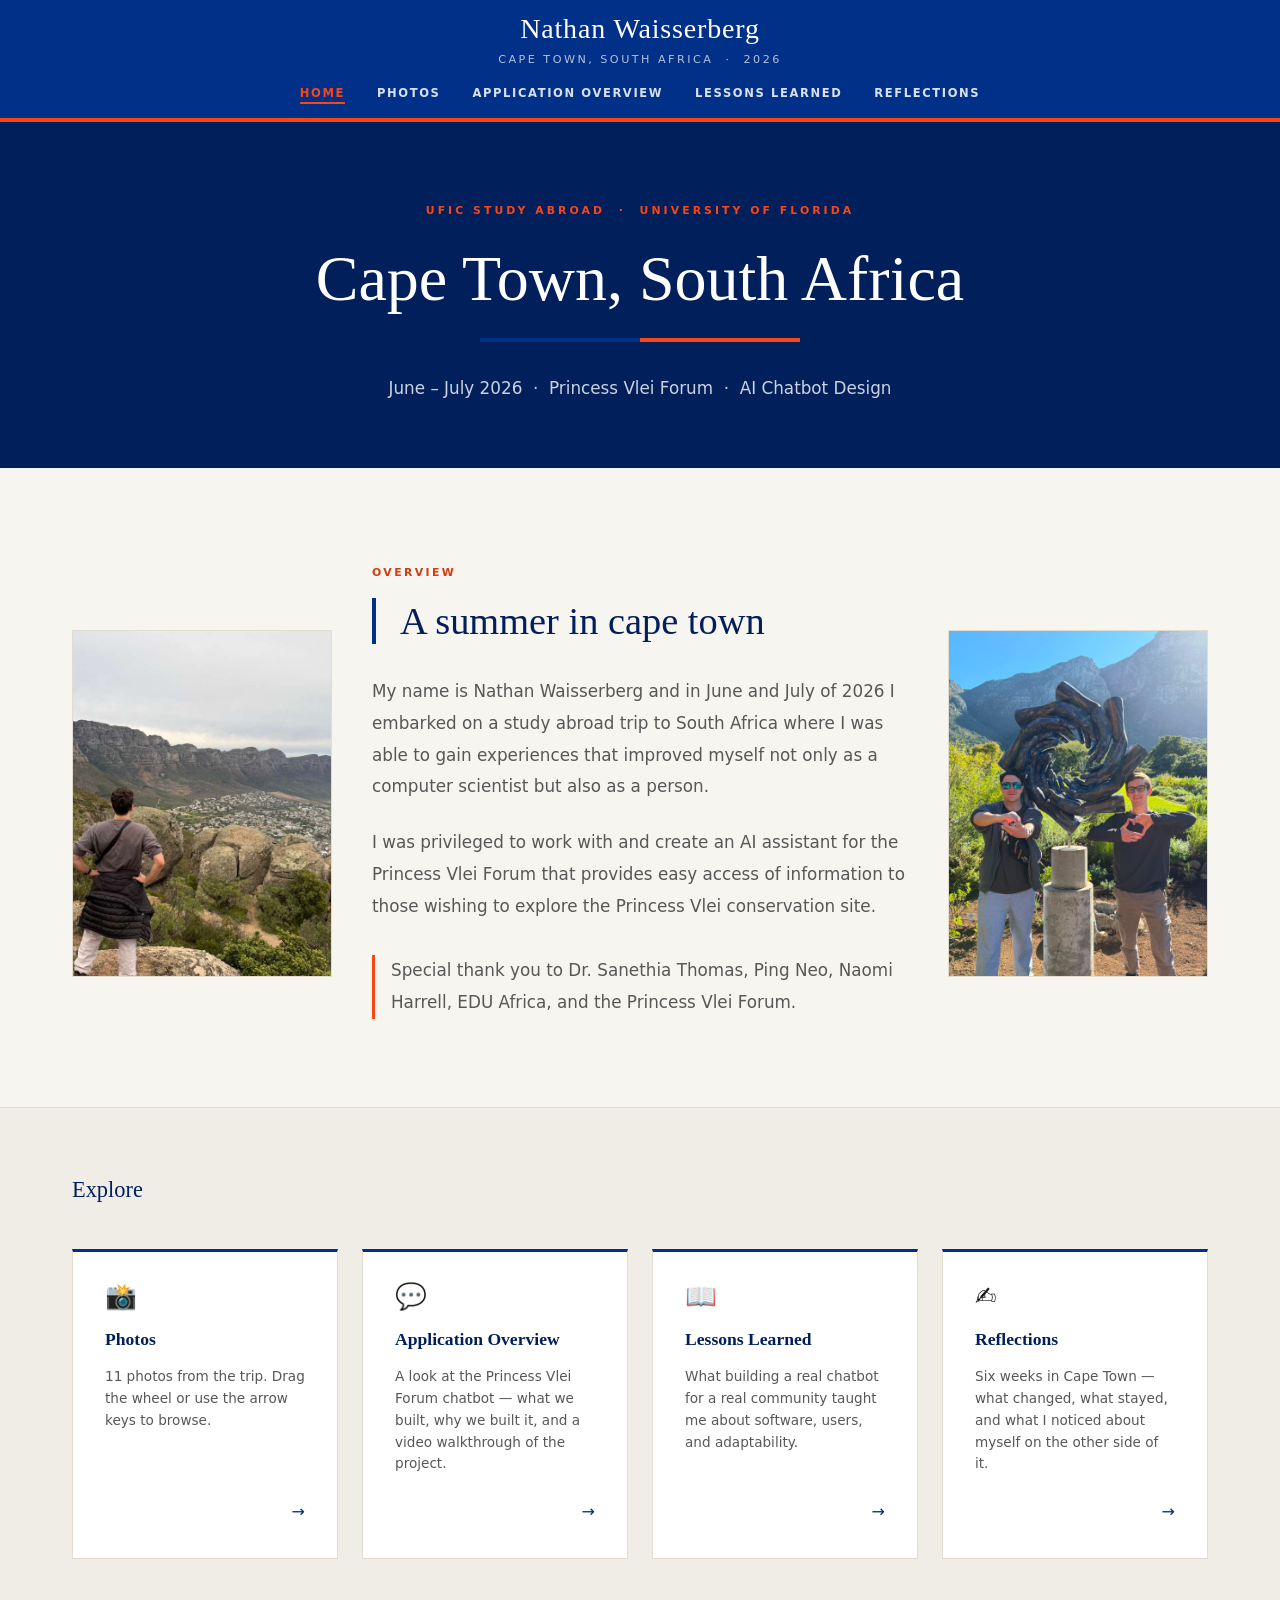
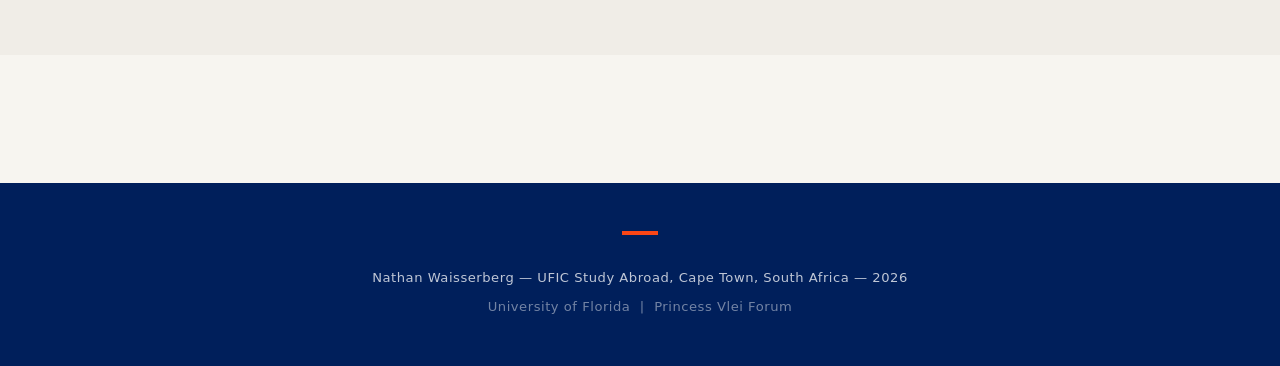
<file: index.html>
<!DOCTYPE html>
<html lang="en">
<head>
  <meta charset="UTF-8" />
  <meta name="viewport" content="width=device-width, initial-scale=1.0" />
  <meta name="description" content="Nathan Waisserberg — UFIC Study Abroad, Cape Town South Africa, 2026. UX/UI and computer science program with the Princess Vlei Forum." />
  <title>Nathan Waisserberg — Cape Town 2026</title>

  <link rel="stylesheet" href="css/main.css" />
  <link rel="stylesheet" href="css/home.css" />
</head>
<body>

  <!-- =====================================================================
       HEADER — centered three-row layout (name / subtitle / nav)
       ===================================================================== -->
  <header class="site-header">
    <div class="header-inner">
      <a href="index.html" class="site-logo">Nathan Waisserberg</a>
      <p class="site-tagline">Cape Town, South Africa &nbsp;·&nbsp; 2026</p>
      <nav aria-label="Main navigation">
        <ul class="site-nav">
          <li><a href="index.html"                class="nav-link">Home</a></li>
          <li><a href="pictures.html"             class="nav-link">Photos</a></li>
          <li><a href="application-overview.html" class="nav-link">Application Overview</a></li>
          <li><a href="lessons-learned.html"      class="nav-link">Lessons Learned</a></li>
          <li><a href="reflections.html"          class="nav-link">Reflections</a></li>
        </ul>
      </nav>
    </div>
  </header>


  <main class="page-content">


    <!-- -------------------------------------------------------------------
         HERO
         ------------------------------------------------------------------- -->
    <section class="hero" aria-label="Introduction">
      <p class="hero-eyebrow">UFIC Study Abroad &nbsp;·&nbsp; University of Florida</p>
      <h1 class="hero-title">Cape Town, South Africa</h1>
      <hr class="hero-rule" aria-hidden="true" />
      <p class="hero-subtitle">
        June &ndash; July 2026 &nbsp;&middot;&nbsp; Princess Vlei Forum &nbsp;&middot;&nbsp; AI Chatbot Design
      </p>
    </section>


    <!-- -------------------------------------------------------------------
         OVERVIEW — Nathan's own words from text.md
         ------------------------------------------------------------------- -->
    <section class="overview-section" aria-labelledby="overview-heading">
      <div class="container">
        <div class="overview-grid">

          <!-- Left photo -->
          <div class="overview-photo-col overview-photo-col--left">
            <figure>
              <div class="photo-frame photo-frame--tall">
                <img src="Photos/Lionhead Aura.jpeg" alt="Lion's Head at golden hour" />
              </div>
            </figure>
          </div>

          <!-- Text column -->
          <div class="overview-text">
            <p class="overview-section-label">Overview</p>
            <h2 id="overview-heading" class="overview-heading">
              A summer in cape town
            </h2>

            <div class="overview-body">
              <p>
                My name is Nathan Waisserberg and in June and July of 2026 I embarked on a
                study abroad trip to South Africa where I was able to gain experiences that
                improved myself not only as a computer scientist but also as a person.
              </p>

              <p>
                I was privileged to work with and create an AI assistant for the
                Princess Vlei Forum that provides easy access of information
                to those wishing to explore the Princess Vlei conservation site.
              </p>

              <p class="overview-thanks">
                Special thank you to Dr. Sanethia Thomas, Ping Neo, Naomi Harrell,
                EDU Africa, and the Princess Vlei Forum.
              </p>
            </div>
          </div>

          <!-- Right photo -->
          <div class="overview-photo-col overview-photo-col--right">
            <figure>
              <div class="photo-frame photo-frame--tall">
                <img src="Photos/Garden.jpeg" alt="Garden visit" />
              </div>
            </figure>
          </div>

        </div>
      </div>
    </section>


    <!-- -------------------------------------------------------------------
         QUICK-NAV CARDS
         ------------------------------------------------------------------- -->
    <section class="nav-cards-section" aria-label="Explore the portfolio">
      <div class="container">
        <h2 class="nav-cards-heading">Explore</h2>
        <div class="nav-cards-grid">

          <a href="pictures.html" class="nav-card">
            <div class="nav-card-icon" aria-hidden="true">📸</div>
            <h3 class="nav-card-title">Photos</h3>
            <p class="nav-card-desc">
              11 photos from the trip. Drag the wheel or use the arrow keys to browse.
            </p>
            <span class="nav-card-arrow" aria-hidden="true">→</span>
          </a>

          <a href="application-overview.html" class="nav-card">
            <div class="nav-card-icon" aria-hidden="true">💬</div>
            <h3 class="nav-card-title">Application Overview</h3>
            <p class="nav-card-desc">
              A look at the Princess Vlei Forum chatbot — what we built,
              why we built it, and a video walkthrough of the project.
            </p>
            <span class="nav-card-arrow" aria-hidden="true">→</span>
          </a>

          <a href="lessons-learned.html" class="nav-card">
            <div class="nav-card-icon" aria-hidden="true">📖</div>
            <h3 class="nav-card-title">Lessons Learned</h3>
            <p class="nav-card-desc">
              What building a real chatbot for a real community taught me about
              software, users, and adaptability.
            </p>
            <span class="nav-card-arrow" aria-hidden="true">→</span>
          </a>

          <a href="reflections.html" class="nav-card">
            <div class="nav-card-icon" aria-hidden="true">✍️</div>
            <h3 class="nav-card-title">Reflections</h3>
            <p class="nav-card-desc">
              Six weeks in Cape Town — what changed, what stayed, and what I
              noticed about myself on the other side of it.
            </p>
            <span class="nav-card-arrow" aria-hidden="true">→</span>
          </a>

        </div>
      </div>
    </section>


  </main>


  <footer class="site-footer">
    <p>Nathan Waisserberg &mdash; UFIC Study Abroad, Cape Town, South Africa &mdash; 2026</p>
    <p>University of Florida &nbsp;|&nbsp; Princess Vlei Forum</p>
  </footer>

  <script src="js/main.js" defer></script>

</body>
</html>
</file>
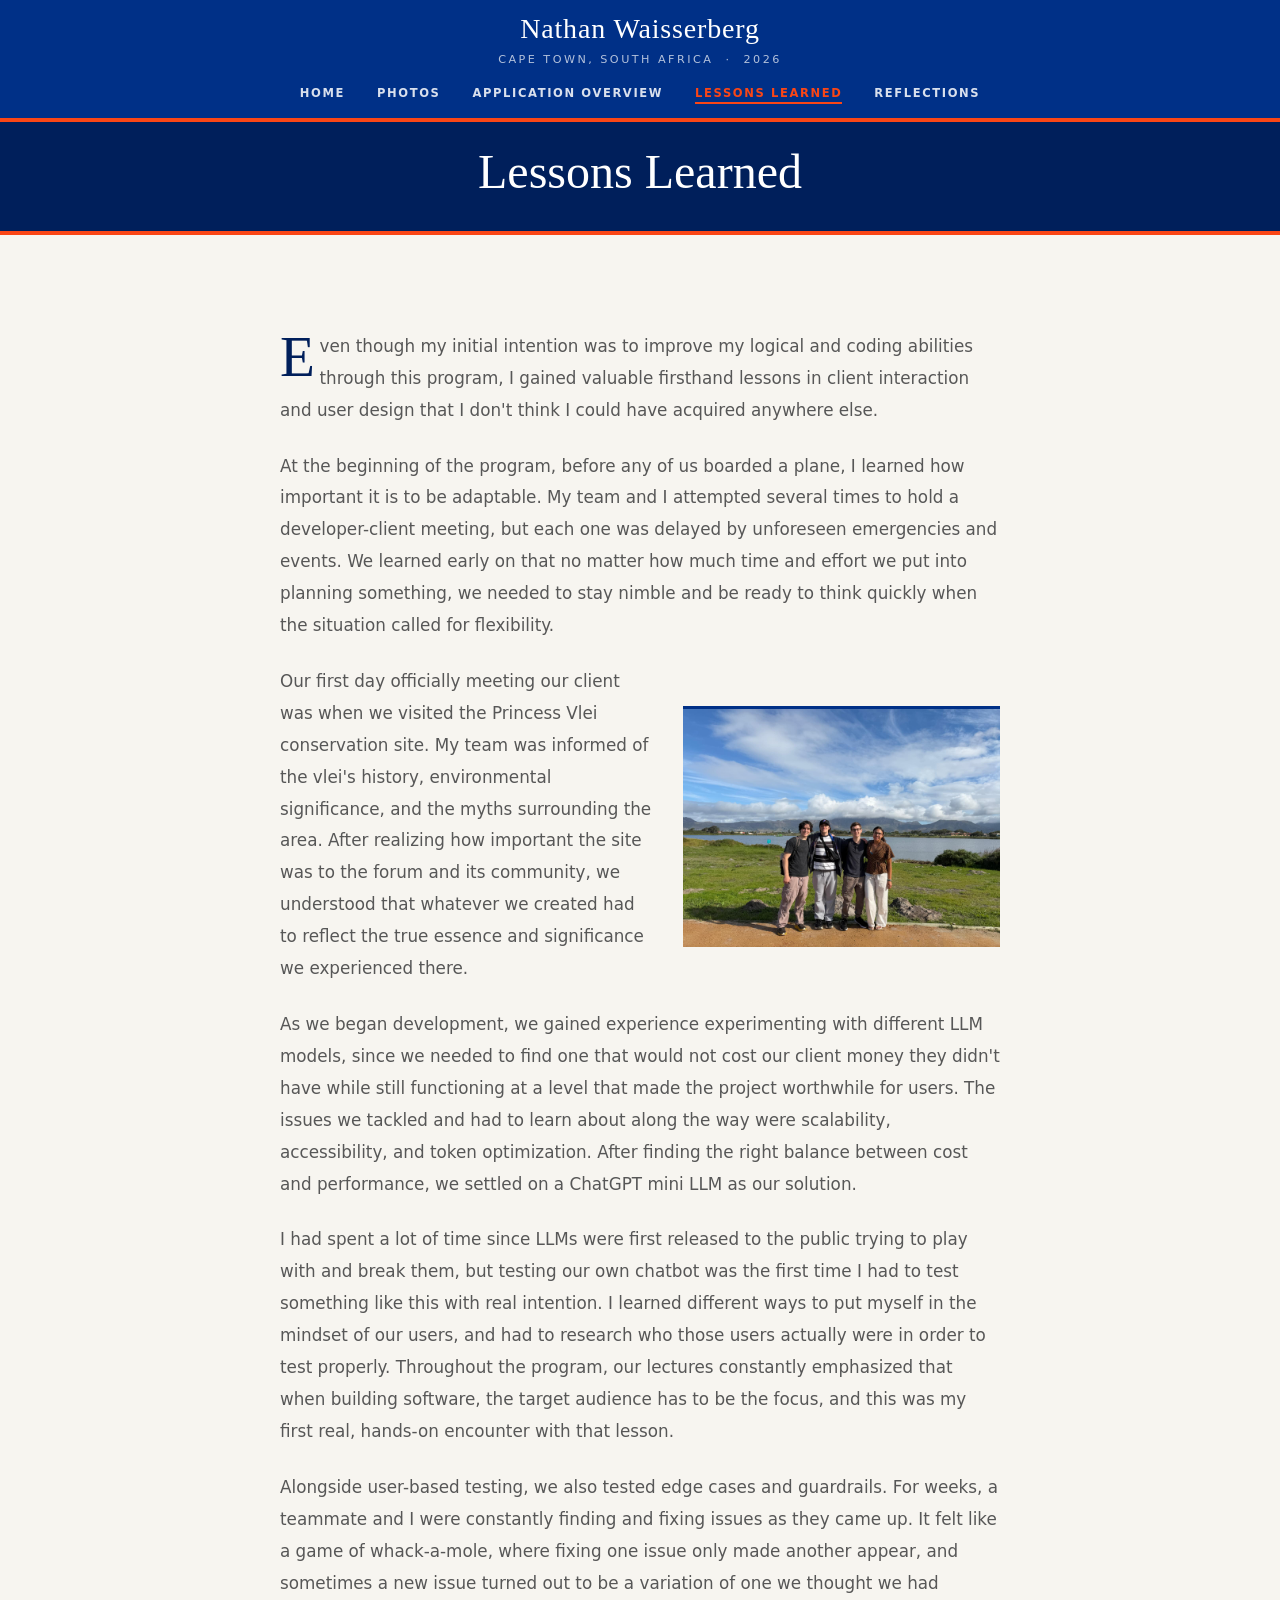
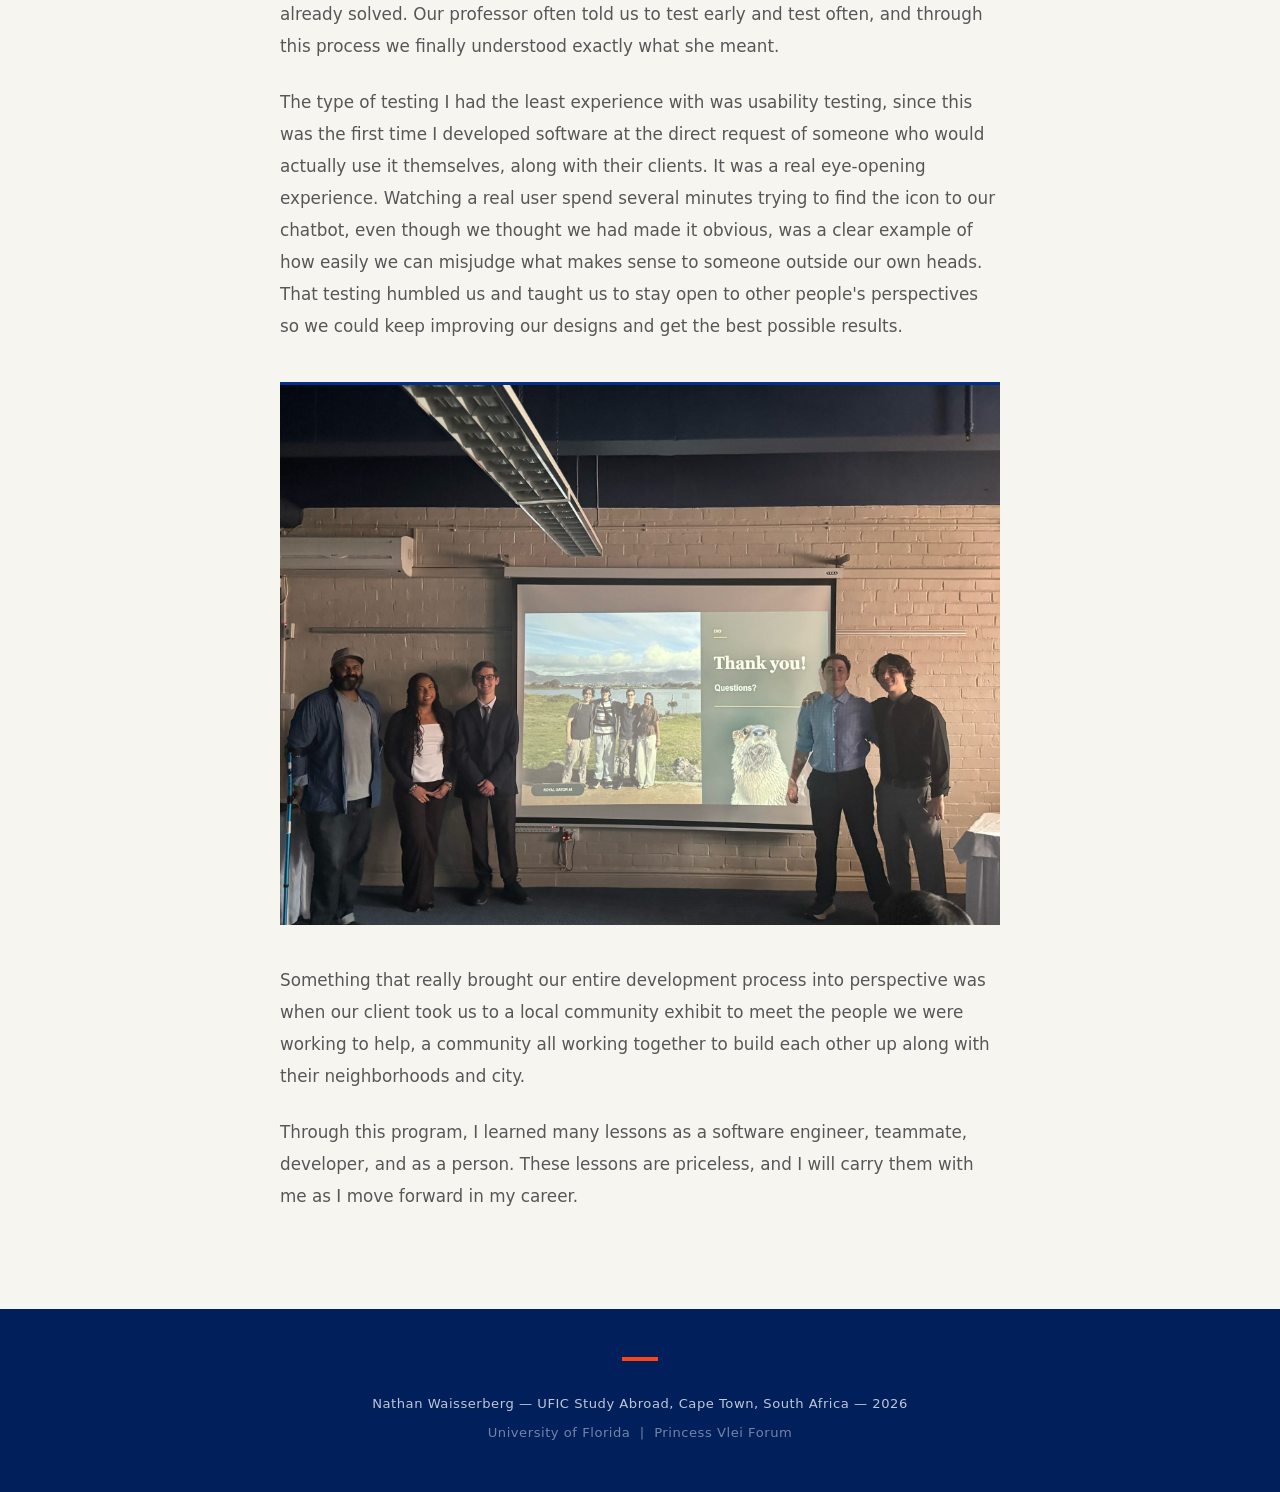
<file: lessons-learned.html>
<!DOCTYPE html>
<html lang="en">
<head>
  <meta charset="UTF-8" />
  <meta name="viewport" content="width=device-width, initial-scale=1.0" />
  <meta name="description" content="Lessons Learned — Nathan Waisserberg, Cape Town 2026." />
  <title>Lessons Learned — Nathan Waisserberg</title>

  <link rel="stylesheet" href="css/main.css" />
  <link rel="stylesheet" href="css/article.css" />
</head>
<body class="page-article">

  <header class="site-header">
    <div class="header-inner">
      <a href="index.html" class="site-logo">Nathan Waisserberg</a>
      <p class="site-tagline">Cape Town, South Africa &nbsp;·&nbsp; 2026</p>
      <nav aria-label="Main navigation">
        <ul class="site-nav">
          <li><a href="index.html"                class="nav-link">Home</a></li>
          <li><a href="pictures.html"             class="nav-link">Photos</a></li>
          <li><a href="application-overview.html" class="nav-link">Application Overview</a></li>
          <li><a href="lessons-learned.html"      class="nav-link">Lessons Learned</a></li>
          <li><a href="reflections.html"          class="nav-link">Reflections</a></li>
        </ul>
      </nav>
    </div>
  </header>


  <main class="page-content">

    <header class="article-hero" aria-label="Page title">
      <div class="article-hero-inner">
        <h1 class="article-hero-title">Lessons Learned</h1>
      </div>
    </header>

    <div class="article-body-wrap">
      <article class="article-body">

        <p>
          Even though my initial intention was to improve my logical and coding abilities
          through this program, I gained valuable firsthand lessons in client interaction
          and user design that I don't think I could have acquired anywhere else.
        </p>

        <p>
          At the beginning of the program, before any of us boarded a plane, I learned
          how important it is to be adaptable. My team and I attempted several times to
          hold a developer-client meeting, but each one was delayed by unforeseen
          emergencies and events. We learned early on that no matter how much time and
          effort we put into planning something, we needed to stay nimble and be ready
          to think quickly when the situation called for flexibility.
        </p>

        <figure class="article-photo article-photo--right">
          <img src="Photos/Princess Vlei Site.jpeg" alt="Princess Vlei conservation site" />
        </figure>

        <p>
          Our first day officially meeting our client was when we visited the Princess Vlei
          conservation site. My team was informed of the vlei's history, environmental
          significance, and the myths surrounding the area. After realizing how important
          the site was to the forum and its community, we understood that whatever we created
          had to reflect the true essence and significance we experienced there.
        </p>

        <p>
          As we began development, we gained experience experimenting with different LLM
          models, since we needed to find one that would not cost our client money they
          didn't have while still functioning at a level that made the project worthwhile
          for users. The issues we tackled and had to learn about along the way were
          scalability, accessibility, and token optimization. After finding the right
          balance between cost and performance, we settled on a ChatGPT mini LLM as
          our solution.
        </p>

        <p>
          I had spent a lot of time since LLMs were first released to the public trying to
          play with and break them, but testing our own chatbot was the first time I had to
          test something like this with real intention. I learned different ways to put myself
          in the mindset of our users, and had to research who those users actually were in
          order to test properly. Throughout the program, our lectures constantly emphasized
          that when building software, the target audience has to be the focus, and this was
          my first real, hands-on encounter with that lesson.
        </p>

        <p>
          Alongside user-based testing, we also tested edge cases and guardrails. For
          weeks, a teammate and I were constantly finding and fixing issues as they came
          up. It felt like a game of whack-a-mole, where fixing one issue only made another
          appear, and sometimes a new issue turned out to be a variation of one we thought
          we had already solved. Our professor often told us to test early and test often,
          and through this process we finally understood exactly what she meant.
        </p>

        <p>
          The type of testing I had the least experience with was usability testing, since
          this was the first time I developed software at the direct request of someone who
          would actually use it themselves, along with their clients. It was a real
          eye-opening experience. Watching a real user spend several minutes trying to find
          the icon to our chatbot, even though we thought we had made it obvious, was a
          clear example of how easily we can misjudge what makes sense to someone outside
          our own heads. That testing humbled us and taught us to stay open to other
          people's perspectives so we could keep improving our designs and get the best
          possible results.
        </p>

        <figure class="article-photo article-photo--full">
          <img src="Photos/Final Presentation.jpeg" alt="Final presentation to Princess Vlei Forum stakeholders" />
        </figure>

        <p>
          Something that really brought our entire development process into perspective was
          when our client took us to a local community exhibit to meet the people we were
          working to help, a community all working together to build each other up along
          with their neighborhoods and city.
        </p>

        <p>
          Through this program, I learned many lessons as a software engineer, teammate,
          developer, and as a person. These lessons are priceless, and I will carry them
          with me as I move forward in my career.
        </p>


      </article>
    </div>

  </main>


  <footer class="site-footer">
    <p>Nathan Waisserberg &mdash; UFIC Study Abroad, Cape Town, South Africa &mdash; 2026</p>
    <p>University of Florida &nbsp;|&nbsp; Princess Vlei Forum</p>
  </footer>

  <script src="js/main.js" defer></script>

</body>
</html>
</file>
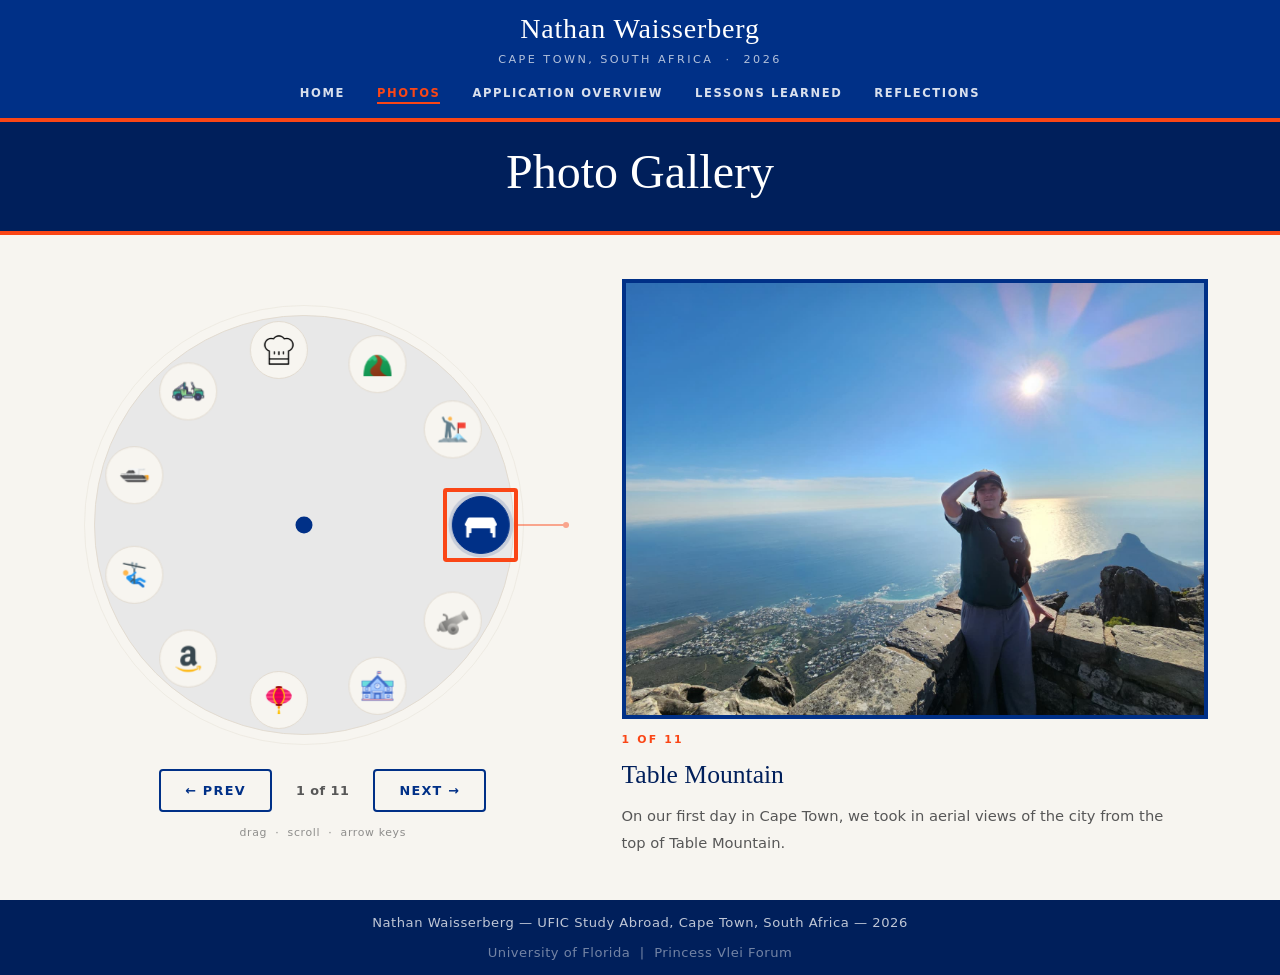
<file: pictures.html>
<!DOCTYPE html>
<html lang="en">
<head>
  <meta charset="UTF-8" />
  <meta name="viewport" content="width=device-width, initial-scale=1.0" />
  <meta name="description" content="Photo gallery — Nathan Waisserberg, Cape Town 2026. Drag the wheel to browse 11 photos from the trip." />
  <title>Photos — Nathan Waisserberg Cape Town 2026</title>

  <link rel="stylesheet" href="css/main.css" />
  <link rel="stylesheet" href="css/pictures.css" />
</head>
<body class="page-photos">

  <!-- =====================================================================
       HEADER
       ===================================================================== -->
  <header class="site-header">
    <div class="header-inner">
      <a href="index.html" class="site-logo">Nathan Waisserberg</a>
      <p class="site-tagline">Cape Town, South Africa &nbsp;·&nbsp; 2026</p>
      <nav aria-label="Main navigation">
        <ul class="site-nav">
          <li><a href="index.html"                class="nav-link">Home</a></li>
          <li><a href="pictures.html"             class="nav-link">Photos</a></li>
          <li><a href="application-overview.html" class="nav-link">Application Overview</a></li>
          <li><a href="lessons-learned.html"      class="nav-link">Lessons Learned</a></li>
          <li><a href="reflections.html"          class="nav-link">Reflections</a></li>
        </ul>
      </nav>
    </div>
  </header>


  <main class="page-content">

    <!-- -------------------------------------------------------------------
         PAGE TITLE
         ------------------------------------------------------------------- -->
    <div class="pictures-header">
      <div class="pictures-header-inner">
        <h1 class="pictures-page-title">Photo Gallery</h1>
      </div>
    </div>


    <!-- -------------------------------------------------------------------
         WHEEL + DISPLAY
         ------------------------------------------------------------------- -->
    <section class="pictures-main" aria-label="Photo carousel">
      <div class="pictures-layout">

        <!-- LEFT: Wheel + controls -->
        <div class="pictures-left">

          <!--
            .wheel-area    — drag target; receives all mouse/touch events
            .wheel-ring    — the rotating ring; icons appended here by wheel.js
            .wheel-selection-box — fixed frame at 3 o'clock showing active icon
            .wheel-connector     — decorative line leading to the photo panel
          -->
          <div class="wheel-area" id="wheelArea"
               role="group" aria-label="Photo wheel — drag to spin, release to load photo">

            <div class="wheel-ring" id="wheelRing" aria-hidden="true"></div>

            <div class="wheel-selection-box" aria-hidden="true"></div>

            <div class="wheel-connector" aria-hidden="true"></div>

          </div>

          <!-- Prev / Next controls -->
          <div class="wheel-controls">
            <button class="btn-wheel-nav" id="btnPrev" aria-label="Previous photo">
              &#8592; Prev
            </button>
            <span class="wheel-counter" id="wheelCounter" aria-live="polite" aria-atomic="true">
              1 of 11
            </span>
            <button class="btn-wheel-nav" id="btnNext" aria-label="Next photo">
              Next &#8594;
            </button>
          </div>

          <p class="wheel-scroll-hint">drag &nbsp;·&nbsp; scroll &nbsp;·&nbsp; arrow keys</p>

        </div><!-- /pictures-left -->


        <!-- RIGHT: Photo display -->
        <div class="pictures-right" aria-live="polite" aria-label="Selected photo">

          <div class="display-photo-frame">
            <img id="displayPhoto" src="" alt="Selected photo" loading="lazy" />
          </div>

          <div class="display-info">
            <p class="display-counter" id="displayCounter"></p>
            <h2 class="display-title" id="displayTitle">Select a photo</h2>
            <p class="display-description" id="displayDescription">
              Drag or spin the wheel on the left, or click any icon to choose a photo.
            </p>
          </div>

        </div><!-- /pictures-right -->

      </div>
    </section>

  </main>


  <footer class="site-footer">
    <p>Nathan Waisserberg &mdash; UFIC Study Abroad, Cape Town, South Africa &mdash; 2026</p>
    <p>University of Florida &nbsp;|&nbsp; Princess Vlei Forum</p>
  </footer>

  <script src="js/main.js" defer></script>
  <script src="js/wheel.js" defer></script>

</body>
</html>
</file>
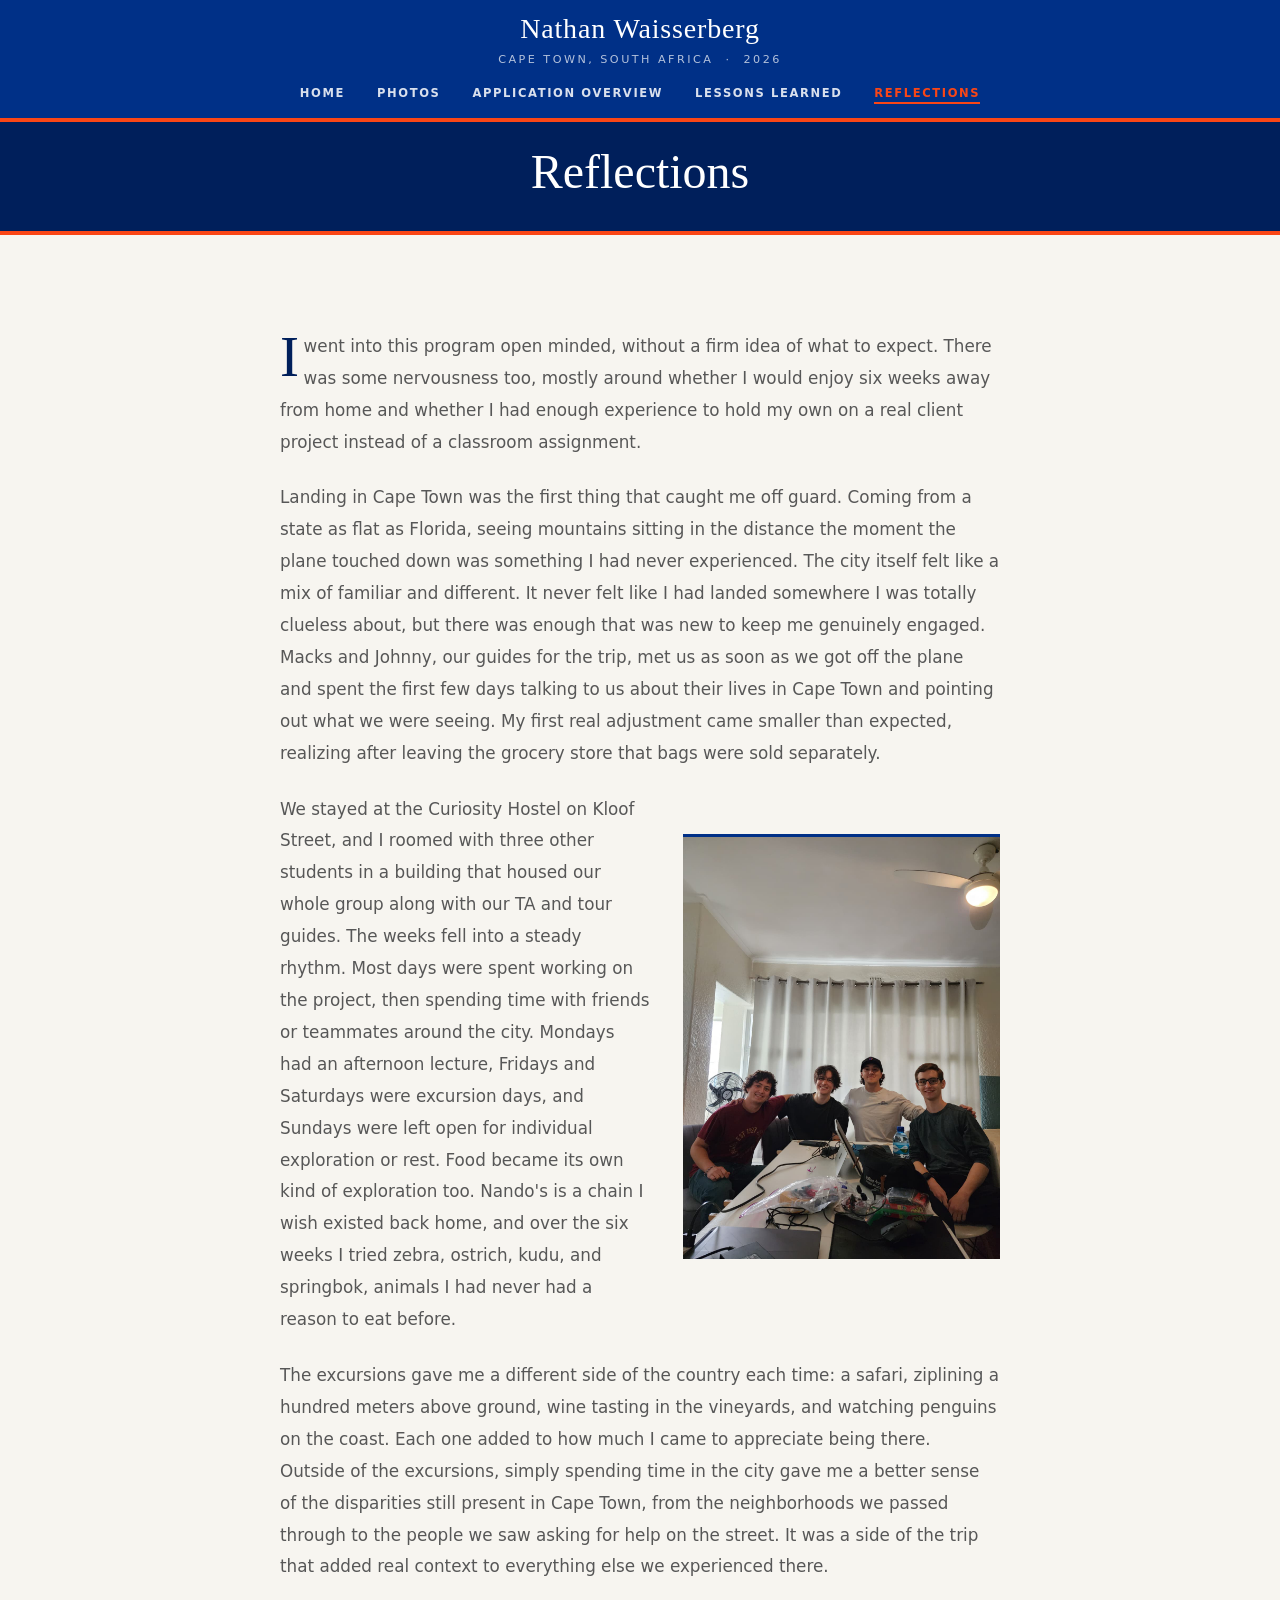
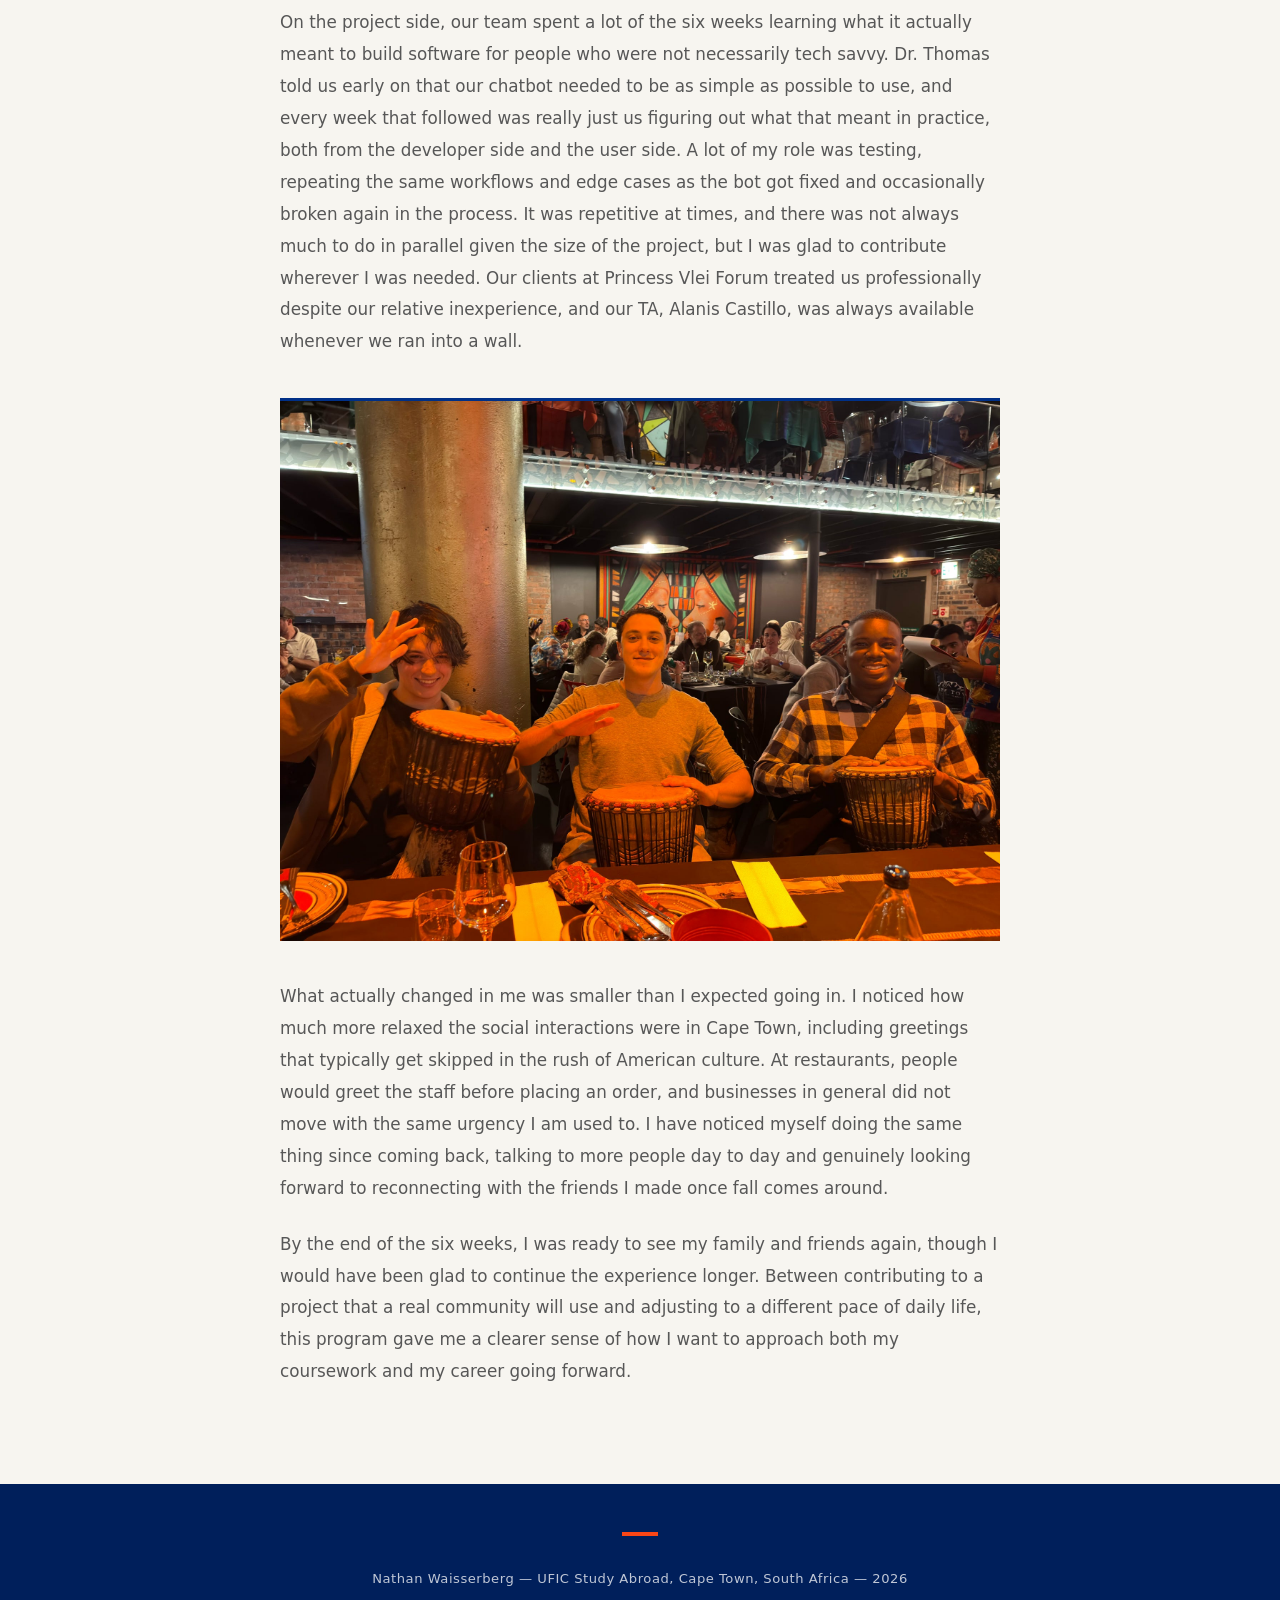
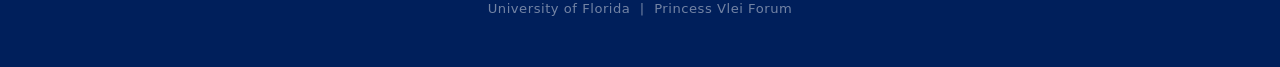
<file: reflections.html>
<!DOCTYPE html>
<html lang="en">
<head>
  <meta charset="UTF-8" />
  <meta name="viewport" content="width=device-width, initial-scale=1.0" />
  <meta name="description" content="Reflections — Nathan Waisserberg, Cape Town 2026." />
  <title>Reflections — Nathan Waisserberg</title>

  <link rel="stylesheet" href="css/main.css" />
  <link rel="stylesheet" href="css/article.css" />
</head>
<body class="page-article">

  <header class="site-header">
    <div class="header-inner">
      <a href="index.html" class="site-logo">Nathan Waisserberg</a>
      <p class="site-tagline">Cape Town, South Africa &nbsp;·&nbsp; 2026</p>
      <nav aria-label="Main navigation">
        <ul class="site-nav">
          <li><a href="index.html"                class="nav-link">Home</a></li>
          <li><a href="pictures.html"             class="nav-link">Photos</a></li>
          <li><a href="application-overview.html" class="nav-link">Application Overview</a></li>
          <li><a href="lessons-learned.html"      class="nav-link">Lessons Learned</a></li>
          <li><a href="reflections.html"          class="nav-link">Reflections</a></li>
        </ul>
      </nav>
    </div>
  </header>


  <main class="page-content">

    <header class="article-hero" aria-label="Page title">
      <div class="article-hero-inner">
        <h1 class="article-hero-title">Reflections</h1>
      </div>
    </header>

    <div class="article-body-wrap">
      <article class="article-body">

        <p>
          I went into this program open minded, without a firm idea of what to expect.
          There was some nervousness too, mostly around whether I would enjoy six weeks
          away from home and whether I had enough experience to hold my own on a real
          client project instead of a classroom assignment.
        </p>

        <p>
          Landing in Cape Town was the first thing that caught me off guard. Coming from a
          state as flat as Florida, seeing mountains sitting in the distance the moment the
          plane touched down was something I had never experienced. The city itself felt like
          a mix of familiar and different. It never felt like I had landed somewhere I was
          totally clueless about, but there was enough that was new to keep me genuinely
          engaged. Macks and Johnny, our guides for the trip, met us as soon as we got off
          the plane and spent the first few days talking to us about their lives in Cape Town
          and pointing out what we were seeing. My first real adjustment came smaller than
          expected, realizing after leaving the grocery store that bags were sold separately.
        </p>

        <figure class="article-photo article-photo--right">
          <img src="Photos/Roommate.jpeg" alt="Roommates at the Curiosity Hostel" />
        </figure>

        <p>
          We stayed at the Curiosity Hostel on Kloof Street, and I roomed with three other
          students in a building that housed our whole group along with our TA and tour
          guides. The weeks fell into a steady rhythm. Most days were spent working on the
          project, then spending time with friends or teammates around the city. Mondays had
          an afternoon lecture, Fridays and Saturdays were excursion days, and Sundays were
          left open for individual exploration or rest. Food became its own kind of exploration
          too. Nando's is a chain I wish existed back home, and over the six weeks I tried
          zebra, ostrich, kudu, and springbok, animals I had never had a reason to eat before.
        </p>

        <p>
          The excursions gave me a different side of the country each time: a safari,
          ziplining a hundred meters above ground, wine tasting in the vineyards, and
          watching penguins on the coast. Each one added to how much I came to appreciate
          being there. Outside of the excursions, simply spending time in the city gave me
          a better sense of the disparities still present in Cape Town, from the neighborhoods
          we passed through to the people we saw asking for help on the street. It was a side
          of the trip that added real context to everything else we experienced there.
        </p>

        <p>
          On the project side, our team spent a lot of the six weeks learning what it actually
          meant to build software for people who were not necessarily tech savvy. Dr. Thomas
          told us early on that our chatbot needed to be as simple as possible to use, and
          every week that followed was really just us figuring out what that meant in practice,
          both from the developer side and the user side. A lot of my role was testing,
          repeating the same workflows and edge cases as the bot got fixed and occasionally
          broken again in the process. It was repetitive at times, and there was not always
          much to do in parallel given the size of the project, but I was glad to contribute
          wherever I was needed. Our clients at Princess Vlei Forum treated us professionally
          despite our relative inexperience, and our TA, Alanis Castillo, was always available
          whenever we ran into a wall.
        </p>

        <figure class="article-photo article-photo--full">
          <img src="Photos/Gold Bongo.jpeg" alt="Drumming experience in Cape Town" />
        </figure>

        <p>
          What actually changed in me was smaller than I expected going in. I noticed how much
          more relaxed the social interactions were in Cape Town, including greetings that
          typically get skipped in the rush of American culture. At restaurants, people would
          greet the staff before placing an order, and businesses in general did not move with
          the same urgency I am used to. I have noticed myself doing the same thing since
          coming back, talking to more people day to day and genuinely looking forward to
          reconnecting with the friends I made once fall comes around.
        </p>

        <p>
          By the end of the six weeks, I was ready to see my family and friends again,
          though I would have been glad to continue the experience longer. Between
          contributing to a project that a real community will use and adjusting to a
          different pace of daily life, this program gave me a clearer sense of how I want
          to approach both my coursework and my career going forward.
        </p>


      </article>
    </div>

  </main>


  <footer class="site-footer">
    <p>Nathan Waisserberg &mdash; UFIC Study Abroad, Cape Town, South Africa &mdash; 2026</p>
    <p>University of Florida &nbsp;|&nbsp; Princess Vlei Forum</p>
  </footer>

  <script src="js/main.js" defer></script>

</body>
</html>
</file>
<file: css/main.css>
/* ==========================================================================
   MAIN.CSS — Shared styles for every page.
   Design system: University of Florida colors.
   Covers: tokens, reset, header/nav, footer, utilities.
   ========================================================================== */


/* --------------------------------------------------------------------------
   1. DESIGN TOKENS
   Colors drawn from the University of Florida brand palette:
     Blue #003087 · Orange #FA4616
   -------------------------------------------------------------------------- */
:root {
  /* --- University of Florida Palette --- */
  --green:   #003087;   /* UF Blue   — header, primary buttons, borders      */
  --gold:    #FA4616;   /* UF Orange — active states, accents, underlines    */
  --red:     #d63b10;   /* deep orange — pull quotes, CTAs (slightly darker) */
  --blue:    #001f5b;   /* deep UF Blue — hero backgrounds, headings         */
  --black:   #1a1a1a;   /* soft black  — body text                          */
  --white:   #ffffff;

  /* --- Neutrals --- */
  --cream:   #f7f5f0;   /* warm off-white — page background                 */
  --light:   #e2dbd0;   /* warm border / divider color                      */
  --mid:     #575757;   /* secondary text                                   */
  --pale:    #f0ede7;   /* light section backgrounds                        */

  /* --- Typography --- */
  --font-serif: Georgia, 'Palatino Linotype', Palatino, serif;
  --font-sans:  'Segoe UI', system-ui, -apple-system, 'Helvetica Neue', sans-serif;

  /* --- Spacing scale (4 px base) --- */
  --sp-1:  0.25rem;   /*  4px */
  --sp-2:  0.5rem;    /*  8px */
  --sp-3:  0.75rem;   /* 12px */
  --sp-4:  1rem;      /* 16px */
  --sp-6:  1.5rem;    /* 24px */
  --sp-8:  2rem;      /* 32px */
  --sp-10: 2.5rem;    /* 40px */
  --sp-12: 3rem;      /* 48px */
  --sp-16: 4rem;      /* 64px */
  --sp-24: 6rem;      /* 96px */
  --sp-32: 8rem;      /* 128px */

  /* --- Layout --- */
  --max-width:     1200px;
  --header-height: 106px;   /* accounts for 3-row centered header */
  --border-radius: 4px;
}


/* --------------------------------------------------------------------------
   2. RESET & BASE
   -------------------------------------------------------------------------- */
*, *::before, *::after {
  box-sizing: border-box;
  margin: 0;
  padding: 0;
}

html {
  font-size: 16px;
  scroll-behavior: smooth;
  -webkit-text-size-adjust: 100%;
}

body {
  font-family: var(--font-sans);
  color: var(--black);
  background-color: var(--cream);
  line-height: 1.65;
  min-height: 100vh;
}

img { display: block; max-width: 100%; height: auto; }
a   { color: inherit; text-decoration: none; }
ul, ol { list-style: none; }

:focus-visible {
  outline: 2px solid var(--gold);
  outline-offset: 3px;
}


/* --------------------------------------------------------------------------
   3. SITE HEADER — centered, three-row layout
   Row 1: Name (large serif)
   Row 2: Subtitle (location / year)
   Row 3: Navigation links
   -------------------------------------------------------------------------- */
.site-header {
  position: fixed;
  top: 0;
  left: 0;
  right: 0;
  background-color: var(--green);
  border-bottom: 4px solid var(--gold);
  z-index: 200;
}

/* Center everything; stack into three rows */
.header-inner {
  max-width: var(--max-width);
  margin: 0 auto;
  padding: 14px var(--sp-8) 12px;
  display: flex;
  flex-direction: column;
  align-items: center;
  gap: 6px;
}

/* Row 1 — name */
.site-logo {
  font-family: var(--font-serif);
  font-size: 1.75rem;
  color: var(--white);
  letter-spacing: 0.03em;
  line-height: 1.1;
  text-align: center;
}

/* Row 2 — location + year subtitle */
.site-tagline {
  font-size: 0.7rem;
  color: rgba(255, 255, 255, 0.7);
  text-transform: uppercase;
  letter-spacing: 0.22em;
  text-align: center;
}

/* Row 3 — nav links */
.site-nav {
  display: flex;
  align-items: center;
  gap: var(--sp-8);
  margin-top: 4px;
}

.nav-link {
  color: rgba(255, 255, 255, 0.85);
  font-size: 0.72rem;
  font-weight: 600;
  text-transform: uppercase;
  letter-spacing: 0.14em;
  padding-bottom: 2px;
  border-bottom: 2px solid transparent;
  transition: color 0.18s, border-color 0.18s;
  white-space: nowrap;
}

.nav-link:hover {
  color: var(--gold);
}

/* Active page link — gold underline */
.nav-link.active {
  color: var(--gold);
  border-bottom-color: var(--gold);
}


/* --------------------------------------------------------------------------
   4. PAGE CONTENT WRAPPER
   Pushes all content below the fixed header.
   -------------------------------------------------------------------------- */
.page-content {
  padding-top: var(--header-height);
  min-height: 100vh;
}


/* --------------------------------------------------------------------------
   5. LAYOUT UTILITIES
   -------------------------------------------------------------------------- */
.container {
  max-width: var(--max-width);
  margin: 0 auto;
  padding-left: var(--sp-8);
  padding-right: var(--sp-8);
}

.divider {
  border: none;
  border-top: 1px solid var(--light);
  margin: var(--sp-16) 0;
}

/* Small colored label above a heading */
.eyebrow {
  display: block;
  font-size: 0.68rem;
  font-weight: 700;
  text-transform: uppercase;
  letter-spacing: 0.22em;
  color: var(--red);
  margin-bottom: var(--sp-3);
}


/* --------------------------------------------------------------------------
   6. SITE FOOTER
   -------------------------------------------------------------------------- */
.site-footer {
  background-color: var(--blue);
  color: rgba(255, 255, 255, 0.75);
  padding: var(--sp-12) var(--sp-8);
  text-align: center;
  font-size: 0.82rem;
  letter-spacing: 0.04em;
  margin-top: var(--sp-32);
}

/* Gold accent rule above footer */
.site-footer::before {
  content: '';
  display: block;
  width: 36px;
  height: 4px;
  background: var(--gold);
  margin: 0 auto var(--sp-8);
}

.site-footer p + p {
  margin-top: var(--sp-2);
  opacity: 0.6;
}


/* --------------------------------------------------------------------------
   7. RESPONSIVE
   -------------------------------------------------------------------------- */
@media (max-width: 860px) {
  :root { --header-height: 96px; }
  .site-nav { gap: var(--sp-6); }
  .site-logo { font-size: 1.5rem; }
}

@media (max-width: 600px) {
  :root { --header-height: 106px; }
  .site-nav { gap: var(--sp-4); flex-wrap: wrap; justify-content: center; }
  .nav-link { font-size: 0.65rem; letter-spacing: 0.08em; }
  .site-logo { font-size: 1.3rem; }
  .header-inner { padding: 12px var(--sp-4) 10px; }
}
</file>
<file: css/home.css>
/* ==========================================================================
   HOME.CSS — Styles for index.html.
   Covers: hero, overview section (3-column), quick-nav cards.
   Color palette: University of Florida (see main.css tokens).
   ========================================================================== */


/* --------------------------------------------------------------------------
   1. HERO
   -------------------------------------------------------------------------- */
.hero {
  background-color: var(--blue);
  color: var(--white);
  padding: var(--sp-24) var(--sp-8) var(--sp-16);
  text-align: center;
}

.hero-eyebrow {
  font-size: 0.68rem;
  font-weight: 700;
  text-transform: uppercase;
  letter-spacing: 0.28em;
  color: var(--gold);
  margin-bottom: var(--sp-6);
}

.hero-title {
  font-family: var(--font-serif);
  font-size: clamp(2.4rem, 5vw, 4rem);
  font-weight: 400;
  line-height: 1.1;
  color: var(--white);
  margin-bottom: var(--sp-6);
}

/* Flag-color rule between title and subtitle */
.hero-rule {
  border: none;
  width: 100%;
  max-width: 320px;
  margin: 0 auto var(--sp-8);
  height: 4px;
  background: linear-gradient(to right, var(--green) 50%, var(--gold) 50%);
}

.hero-subtitle {
  font-size: 1.05rem;
  color: rgba(255,255,255,0.8);
  max-width: 52ch;
  margin: 0 auto;
  line-height: 1.75;
}


/* --------------------------------------------------------------------------
   2. OVERVIEW SECTION — 3-column: photo | text | photo
   -------------------------------------------------------------------------- */
.overview-section {
  padding: var(--sp-24) 0 var(--sp-16);
}

.overview-grid {
  display: grid;
  grid-template-columns: 260px 1fr 260px;
  grid-template-areas: "left text right";
  gap: var(--sp-10);
  align-items: center;
}

/* ---- Photo columns ---- */
.overview-photo-col {
  align-self: stretch;
  display: flex;
  align-items: center;
}

.overview-photo-col--left  { grid-area: left; }
.overview-photo-col--right { grid-area: right; }

/* Photo frame wrapper */
.photo-frame {
  position: relative;
  overflow: hidden;
  background-color: var(--light);
  border: 1px solid var(--light);
  width: 100%;
}

.photo-frame img {
  width: 100%;
  height: 100%;
  object-fit: cover;
  display: block;
}

.photo-frame--tall  { aspect-ratio: 3 / 4; }
.photo-frame--wide  { aspect-ratio: 16 / 9; }

/* ---- Text column ---- */
.overview-text {
  grid-area: text;
}

.overview-section-label {
  font-size: 0.68rem;
  font-weight: 700;
  text-transform: uppercase;
  letter-spacing: 0.22em;
  color: var(--red);
  margin-bottom: var(--sp-4);
}

.overview-heading {
  font-family: var(--font-serif);
  font-size: clamp(1.8rem, 3vw, 2.4rem);
  font-weight: 400;
  line-height: 1.2;
  color: var(--blue);
  margin-bottom: var(--sp-8);
  padding-left: var(--sp-6);
  border-left: 4px solid var(--green);
}

.overview-body p {
  font-size: 1.05rem;
  line-height: 1.9;
  color: var(--mid);
  margin-bottom: var(--sp-6);
  max-width: 65ch;
}

/* Acknowledgements line at bottom of overview */
.overview-thanks {
  font-size: 0.88rem;
  color: var(--mid);
  border-left: 3px solid var(--gold);
  padding-left: var(--sp-4);
  margin-top: var(--sp-8);
  line-height: 1.6;
}


/* --------------------------------------------------------------------------
   3. QUICK-NAV CARDS
   -------------------------------------------------------------------------- */
.nav-cards-section {
  padding: var(--sp-16) 0 var(--sp-24);
  background-color: var(--pale);
  border-top: 1px solid var(--light);
}

.nav-cards-heading {
  font-family: var(--font-serif);
  font-size: 1.4rem;
  color: var(--blue);
  margin-bottom: var(--sp-10);
  font-weight: 400;
}

.nav-cards-grid {
  display: grid;
  grid-template-columns: 1fr 1fr;
  gap: var(--sp-6);
}

.nav-card {
  display: flex;
  flex-direction: column;
  padding: var(--sp-8);
  background-color: var(--white);
  border: 1px solid var(--light);
  border-top: 3px solid var(--green);
  transition: border-top-color 0.2s, box-shadow 0.2s, transform 0.15s;
  color: inherit;
  text-decoration: none;
}

.nav-card:hover {
  border-top-color: var(--gold);
  box-shadow: 0 6px 20px rgba(0, 35, 149, 0.08);
  transform: translateY(-3px);
}

.nav-card-icon {
  font-size: 1.6rem;
  margin-bottom: var(--sp-4);
  line-height: 1;
}

.nav-card-title {
  font-family: var(--font-serif);
  font-size: 1.1rem;
  color: var(--blue);
  margin-bottom: var(--sp-3);
}

.nav-card-desc {
  font-size: 0.85rem;
  color: var(--mid);
  line-height: 1.6;
  flex: 1;
}

.nav-card-arrow {
  margin-top: var(--sp-6);
  font-size: 1rem;
  color: var(--green);
  align-self: flex-end;
  transition: color 0.2s, transform 0.2s;
}

.nav-card:hover .nav-card-arrow {
  color: var(--gold);
  transform: translateX(4px);
}


/* --------------------------------------------------------------------------
   4. RESPONSIVE
   -------------------------------------------------------------------------- */
@media (max-width: 1100px) {
  .overview-grid { grid-template-columns: 220px 1fr 220px; }
}

@media (max-width: 860px) {
  /* Tablet: photos side by side below text */
  .overview-grid {
    grid-template-columns: 1fr 1fr;
    grid-template-areas:
      "text text"
      "left right";
    gap: var(--sp-6);
  }
}

@media (min-width: 1050px) {
  .nav-cards-grid { grid-template-columns: repeat(4, 1fr); }
}

@media (max-width: 600px) {
  .hero { padding: var(--sp-16) var(--sp-4) var(--sp-12); }
  /* Mobile: single column, hide second photo */
  .overview-grid {
    grid-template-columns: 1fr;
    grid-template-areas:
      "text"
      "left";
  }
  .overview-photo-col--right { display: none; }
  .nav-cards-grid { grid-template-columns: 1fr; }
}
</file>
<file: css/article.css>
/* ==========================================================================
   ARTICLE.CSS — Shared styles for lessons-learned.html and reflections.html.
   Color palette: South African flag (see main.css tokens).
   ========================================================================== */


/* --------------------------------------------------------------------------
   1. ARTICLE PAGE HERO
   -------------------------------------------------------------------------- */
.article-hero {
  background-color: var(--blue);
  color: var(--white);
  padding: var(--sp-10) var(--sp-8) var(--sp-8);
  border-bottom: 4px solid var(--gold);
}

.article-hero-inner {
  max-width: 860px;
  margin: 0 auto;
  text-align: center;
}

.article-hero-title {
  font-family: var(--font-serif);
  font-size: clamp(2rem, 4.5vw, 3rem);
  font-weight: 400;
  line-height: 1.1;
  color: var(--white);
}


/* --------------------------------------------------------------------------
   2. ARTICLE BODY LAYOUT
   Comfortable reading width (~70 ch), centered.
   -------------------------------------------------------------------------- */
.article-body-wrap {
  padding: var(--sp-24) var(--sp-8) var(--sp-10);
}

.article-body {
  max-width: 720px;
  margin: 0 auto;
}


/* --------------------------------------------------------------------------
   3. ARTICLE TYPOGRAPHY
   -------------------------------------------------------------------------- */

/* --- Section headings (h2) --- */
.article-body h2 {
  font-family: var(--font-serif);
  font-size: 1.6rem;
  font-weight: 400;
  color: var(--blue);
  line-height: 1.2;
  margin-top: var(--sp-16);
  margin-bottom: var(--sp-6);
  padding-bottom: var(--sp-3);
  border-bottom: 2px solid var(--light);
}

/* Colored square prefix on h2 */
.article-body h2::before {
  content: '';
  display: inline-block;
  width: 8px;
  height: 8px;
  background-color: var(--green);
  margin-right: var(--sp-3);
  vertical-align: middle;
}

/* --- Sub-headings (h3) --- */
.article-body h3 {
  font-family: var(--font-serif);
  font-size: 1.15rem;
  font-weight: 400;
  font-style: italic;
  color: var(--black);
  margin-top: var(--sp-10);
  margin-bottom: var(--sp-4);
}

/* --- Body paragraphs --- */
.article-body p {
  font-size: 1.05rem;
  line-height: 1.9;
  color: var(--mid);
  margin-bottom: var(--sp-6);
  max-width: 68ch;
}

/* Drop cap on the opening paragraph */
.article-body > p:first-of-type::first-letter {
  font-family: var(--font-serif);
  font-size: 3.4em;
  color: var(--blue);
  float: left;
  line-height: 0.82;
  margin-right: 0.08em;
  margin-top: 0.05em;
}

/* --- Lists --- */
.article-body ul,
.article-body ol {
  margin-bottom: var(--sp-6);
  padding-left: var(--sp-6);
}

.article-body li {
  font-size: 1.05rem;
  line-height: 1.8;
  color: var(--mid);
  margin-bottom: var(--sp-2);
  list-style: disc;
}

/* --- Links --- */
.article-body a {
  color: var(--green);
  text-decoration: underline;
  text-underline-offset: 3px;
}
.article-body a:hover { color: var(--gold); }

/* --- Emphasis --- */
.article-body strong { color: var(--black); font-weight: 600; }
.article-body em     { color: var(--black); }


/* --------------------------------------------------------------------------
   4. PULL QUOTE
   Stands out from body — red left border, larger serif text.
   -------------------------------------------------------------------------- */
.pull-quote {
  margin: var(--sp-12) 0;
  padding: var(--sp-6) var(--sp-8);
  border-left: 5px solid var(--red);
  background-color: var(--pale);
}

.pull-quote-text {
  font-family: var(--font-serif);
  font-size: 1.3rem;
  line-height: 1.5;
  color: var(--blue);
  font-style: italic;
  margin: 0;
}

.pull-quote-text::before { content: '\201C'; }
.pull-quote-text::after  { content: '\201D'; }

.pull-quote-attribution {
  display: block;
  font-size: 0.72rem;
  font-weight: 700;
  text-transform: uppercase;
  letter-spacing: 0.16em;
  color: var(--red);
  margin-top: var(--sp-4);
  font-style: normal;
}


/* --------------------------------------------------------------------------
   5. INLINE PHOTOS
   -------------------------------------------------------------------------- */
.article-photo {
  margin: var(--sp-10) 0;
}

.article-photo--full { width: 100%; }

.article-photo--right {
  float: right;
  width: 44%;
  margin-left: var(--sp-8);
  margin-bottom: var(--sp-6);
}

.article-photo--left {
  float: left;
  width: 44%;
  margin-right: var(--sp-8);
  margin-bottom: var(--sp-6);
}

.article-photo img {
  width: 100%;
  height: auto;
  display: block;
  border-top: 3px solid var(--green);
}

.article-photo .photo-placeholder-box {
  background-color: var(--pale);
  border: 1px solid var(--light);
  border-top: 3px solid var(--green);
  aspect-ratio: 4/3;
  display: flex;
  align-items: center;
  justify-content: center;
  font-size: 0.8rem;
  color: var(--mid);
  font-style: italic;
}

.article-photo figcaption {
  font-size: 0.74rem;
  color: var(--mid);
  font-style: italic;
  margin-top: var(--sp-2);
  line-height: 1.5;
  border-left: 2px solid var(--light);
  padding-left: var(--sp-3);
}


/* --------------------------------------------------------------------------
   6. ARTICLE SECTIONS — clear float from floated images
   -------------------------------------------------------------------------- */
.article-section {
  margin-bottom: var(--sp-10);
  display: flow-root;
}


/* --------------------------------------------------------------------------
   7. CALLOUT / ASIDE BOX
   -------------------------------------------------------------------------- */
.article-callout {
  background-color: var(--white);
  border-left: 4px solid var(--green);
  padding: var(--sp-6) var(--sp-8);
  margin: var(--sp-8) 0;
}

.article-callout-label {
  font-size: 0.65rem;
  font-weight: 700;
  text-transform: uppercase;
  letter-spacing: 0.2em;
  color: var(--green);
  margin-bottom: var(--sp-3);
}

.article-callout p {
  margin-bottom: 0;
}


/* --------------------------------------------------------------------------
   8. CLOSING / SIGNATURE
   -------------------------------------------------------------------------- */
.article-closing {
  margin-top: var(--sp-16);
  padding-top: var(--sp-8);
  border-top: 2px solid var(--light);
}

.article-closing-name {
  font-family: var(--font-serif);
  font-size: 1.1rem;
  font-style: italic;
  color: var(--blue);
}

.article-closing-meta {
  font-size: 0.8rem;
  color: var(--mid);
  margin-top: var(--sp-2);
}


/* --------------------------------------------------------------------------
   9. FOOTER SPACING — override the generous home-page margin for article pages
   -------------------------------------------------------------------------- */
body.page-article .site-footer {
  margin-top: var(--sp-8);
}


/* --------------------------------------------------------------------------
   10. VIDEO EMBED (Application Overview page)
   -------------------------------------------------------------------------- */
.article-video-wrap {
  margin: var(--sp-12) auto 0;
  text-align: center;
  clear: both;
}

.article-body .video-label {
  font-size: 0.75rem;
  font-weight: 700;
  text-transform: uppercase;
  letter-spacing: 0.14em;
  color: var(--mid);
  margin-bottom: var(--sp-2);
  max-width: none;
  text-align: center;
}

.article-video-wrap video {
  max-height: 72vh;
  width: auto;
  max-width: 100%;
  display: block;
  margin: 0 auto;
  background: #000;
  border-top: 3px solid var(--green);
}


/* --------------------------------------------------------------------------
   10. RESPONSIVE
   -------------------------------------------------------------------------- */
@media (max-width: 860px) {
  .article-photo--right,
  .article-photo--left {
    float: none;
    width: 100%;
    margin-left: 0;
    margin-right: 0;
  }
}

@media (max-width: 600px) {
  .article-body-wrap { padding: var(--sp-12) var(--sp-4) var(--sp-16); }
  .article-hero { padding: var(--sp-10) var(--sp-4) var(--sp-8); }
  .article-body h2 { font-size: 1.35rem; }
  .pull-quote-text { font-size: 1.1rem; }
}
</file>
<file: css/pictures.css>
/* ==========================================================================
   PICTURES.CSS — Photo wheel carousel page.

   WHEEL DIMENSIONS (must match WHEEL_CONFIG in wheel.js):
     Ring:           494 × 494 px  (border circle visible on screen)
     Ring center:    (273, 273)    in .wheel-area coordinates
     Icon RADIUS:    208 px        from ring center to icon center
     Icon SIZE:      68 px
     Selection box:  centered on angle-0 icon position (273+208, 273) = (481, 273)
                     left: 481-44 = 437px, top: 273-44 = 229px, size: 88×88

   INTERACTION:
     • Click + drag on .wheel-area to rotate the wheel (handled by wheel.js)
     • Photo does NOT load until the mouse/touch is released
     • Scroll wheel and arrow keys also work (wheel.js)
   ========================================================================== */


/* --------------------------------------------------------------------------
   1. PAGE TITLE STRIP
   -------------------------------------------------------------------------- */
.pictures-header {
  background-color: var(--blue);
  color: var(--white);
  padding: var(--sp-10) var(--sp-8) var(--sp-8);
  border-bottom: 4px solid var(--gold);
}

.pictures-header-inner {
  max-width: 860px;
  margin: 0 auto;
  text-align: center;
}

.pictures-page-title {
  font-family: var(--font-serif);
  font-size: clamp(2rem, 4.5vw, 3rem);
  font-weight: 400;
  color: var(--white);
  line-height: 1.1;
}


/* --------------------------------------------------------------------------
   2. MAIN TWO-COLUMN LAYOUT
   -------------------------------------------------------------------------- */
.pictures-main {
  padding: var(--sp-4) 0 var(--sp-4);
}

.pictures-layout {
  max-width: var(--max-width);
  margin: 0 auto;
  padding: 0 var(--sp-8);
  display: flex;
  gap: var(--sp-12);
  align-items: center;
}

/* Left column holds the wheel + controls */
.pictures-left {
  flex-shrink: 0;
  display: flex;
  flex-direction: column;
  align-items: center;
  gap: var(--sp-3);
}

/* Right column fills remaining space */
.pictures-right {
  flex: 1;
  min-width: 0;
}


/* --------------------------------------------------------------------------
   3. WHEEL COMPONENT

   The wheel-area is a positioned container. Inside it:
     .wheel-ring          — the rotating circle; icons are JS-appended children
     .wheel-selection-box — a hollow frame at the 3 o'clock position (right edge)
                            No content inside — the wheel icon shows through
     .wheel-connector     — decorative line from selection box to photo panel

   Drag is handled in wheel.js. cursor style communicates draggability.
   -------------------------------------------------------------------------- */

.wheel-area {
  position: relative;
  /* Width: ring-left(26) + ring(494) + selection-bleed + connector(60) */
  width: 590px;
  /* Height: ring(494) + top-margin(26) + bottom-margin(26) */
  height: 546px;

  cursor: grab;
  user-select: none;
  -webkit-user-select: none;
}

.wheel-area:active {
  cursor: grabbing;
}

/* The circular ring — JS rotates this element */
.wheel-ring {
  position: absolute;
  left: 26px;
  top: 26px;
  width: 494px;
  height: 494px;
  border-radius: 50%;

  border: 2px solid var(--light);
  background-color: #e8e8e8;

  /* Transitions applied by JS — none on initial load */
  transition: none;
  will-change: transform;
}

/* Outer decorative halo around the ring */
.wheel-ring::before {
  content: '';
  position: absolute;
  inset: -13px;
  border-radius: 50%;
  border: 1px solid var(--light);
  opacity: 0.4;
  pointer-events: none;
}

/* Center hub dot */
.wheel-ring::after {
  content: '';
  position: absolute;
  top: 50%;
  left: 50%;
  width: 20px;
  height: 20px;
  background-color: var(--green);
  border-radius: 50%;
  transform: translate(-50%, -50%);
  pointer-events: none;
  z-index: 2;
}

/* ---- Each icon element positioned around the ring ---- */
.wheel-icon {
  position: absolute;
  top: 50%;
  left: 50%;
  width: 68px;
  height: 68px;
  margin-top: -34px;    /* -ICON_SIZE / 2 */
  margin-left: -34px;   /* -ICON_SIZE / 2 */

  display: flex;
  align-items: center;
  justify-content: center;
  border-radius: 50%;

  background-color: var(--cream);
  border: 1.5px solid var(--light);
  cursor: pointer;
  will-change: transform;

  /* Color transitions managed here; transform transitions set by JS */
  transition-property: background-color, border-color, box-shadow;
  transition-duration: 0.15s;
  transition-timing-function: ease;
}

.wheel-icon:hover {
  background-color: rgba(0, 48, 135, 0.08);
  border-color: var(--green);
}

/* Active (selected) icon — filled */
.wheel-icon.active {
  background-color: var(--green);
  border-color: var(--green);
  box-shadow: 0 0 0 4px rgba(0, 48, 135, 0.15);
}

/* PNG icon image inside each wheel button */
.wheel-icon-symbol {
  width: 38px;
  height: 38px;
  object-fit: contain;
  pointer-events: none;
  display: block;
}

/* Invert to white on the dark active background */
.wheel-icon.active .wheel-icon-symbol {
  filter: brightness(0) invert(1);
}

/* ---- Selection box — hollow frame, always at 3 o'clock ----
   Position formula:
     left = ring-left(26) + ring-radius(247) + icon-radius(208) - box-half(44) = 437
     top  = ring-top(26)  + ring-radius(247) - box-half(44)                   = 229  */
.wheel-selection-box {
  position: absolute;
  left: 437px;
  top: 229px;
  width: 88px;
  height: 88px;
  border: 5px solid var(--gold);
  border-radius: var(--border-radius);
  background-color: transparent;
  pointer-events: none;
  z-index: 10;
}

/* Connector line from selection box rightward to the photo panel */
.wheel-connector {
  position: absolute;
  left: 525px;    /* right edge of selection box (437 + 88) */
  top: 272px;     /* ring center y = 26 + 247 = 273, minus 1 for line center */
  width: 60px;
  height: 2px;
  background-color: var(--gold);
  opacity: 0.45;
}

/* Dot at the connector's right end */
.wheel-connector::after {
  content: '';
  position: absolute;
  right: 0;
  top: 50%;
  transform: translateY(-50%);
  width: 7px;
  height: 7px;
  border-radius: 50%;
  background-color: var(--gold);
}


/* --------------------------------------------------------------------------
   4. NAVIGATION CONTROLS
   -------------------------------------------------------------------------- */
.wheel-controls {
  display: flex;
  align-items: center;
  gap: var(--sp-6);
}

.btn-wheel-nav {
  display: flex;
  align-items: center;
  gap: var(--sp-2);
  padding: var(--sp-3) var(--sp-6);
  border: 2px solid var(--green);
  background-color: transparent;
  color: var(--green);
  font-family: var(--font-sans);
  font-size: 0.8rem;
  font-weight: 700;
  text-transform: uppercase;
  letter-spacing: 0.1em;
  cursor: pointer;
  border-radius: var(--border-radius);
  transition: background-color 0.15s, color 0.15s;
}

.btn-wheel-nav:hover {
  background-color: var(--green);
  color: var(--white);
}

.btn-wheel-nav:active {
  opacity: 0.85;
}

/* Item counter between buttons */
.wheel-counter {
  font-size: 0.8rem;
  font-weight: 600;
  color: var(--mid);
  min-width: 6ch;
  text-align: center;
  letter-spacing: 0.04em;
}

/* Drag hint below controls */
.wheel-scroll-hint {
  font-size: 0.68rem;
  color: var(--mid);
  text-align: center;
  opacity: 0.65;
  letter-spacing: 0.06em;
}


/* --------------------------------------------------------------------------
   5. PHOTO DISPLAY PANEL
   -------------------------------------------------------------------------- */

/* Photo image wrapper — full 4-sided border */
.display-photo-frame {
  width: 100%;
  aspect-ratio: 4 / 3;
  background-color: var(--pale);
  overflow: hidden;
  border: 4px solid var(--green);
}

/* The photo itself — fades on swap */
#displayPhoto {
  width: 100%;
  height: 100%;
  object-fit: cover;
  display: block;
  transition: opacity 0.25s ease;
}

/* JS adds this class to fade out before swapping src */
#displayPhoto.fading {
  opacity: 0;
}

/* Info area below photo */
.display-info {
  padding: var(--sp-3) 0 0;
  display: flex;
  flex-direction: column;
  gap: var(--sp-3);
}

/* Counter: "3 of 11" */
.display-counter {
  font-size: 0.68rem;
  font-weight: 700;
  text-transform: uppercase;
  letter-spacing: 0.2em;
  color: var(--gold);
}

/* Photo title */
.display-title {
  font-family: var(--font-serif);
  font-size: 1.6rem;
  font-weight: 400;
  color: var(--blue);
  line-height: 1.2;
}

/* Photo description */
.display-description {
  font-size: 0.92rem;
  color: var(--mid);
  line-height: 1.8;
  max-width: 58ch;
}


/* --------------------------------------------------------------------------
   6. RESPONSIVE
   -------------------------------------------------------------------------- */
@media (max-width: 1200px) {
  .pictures-layout { gap: var(--sp-8); }
}

@media (max-width: 1020px) {
  /* Stack on narrow screens */
  .pictures-layout {
    flex-direction: column;
    align-items: center;
  }

  .pictures-right {
    width: 100%;
    max-width: 600px;
  }
}

@media (max-width: 620px) {
  .wheel-area {
    transform: scale(0.75);
    transform-origin: top center;
  }
}


/* --------------------------------------------------------------------------
   7. FULL-VIEWPORT LAYOUT (desktop)
   .page-photos on <body> makes header + strip + content + footer fill
   exactly one screen height with no scrolling.
   -------------------------------------------------------------------------- */

/* Page content becomes a flex column filling the space below the fixed header */
body.page-photos .page-content {
  height: calc(100vh - var(--header-height));
  display: flex;
  flex-direction: column;
}

/* Main section expands to fill all remaining space between strip and footer */
body.page-photos .pictures-main {
  flex: 1;
  min-height: 0;
  padding: 0;
  display: flex;
  align-items: center;
}

/* Footer: kill the huge margin-top, compact vertical padding, hide decorative rule */
body.page-photos .site-footer {
  flex-shrink: 0;
  margin-top: 0;
  padding: var(--sp-3) var(--sp-8);
}

body.page-photos .site-footer::before {
  display: none;
}

/* Scale the wheel down on shorter desktop screens so everything still fits */
@media (max-height: 920px) {
  body.page-photos .wheel-area { zoom: 0.85; }
}

@media (max-height: 780px) {
  body.page-photos .wheel-area { zoom: 0.72; }
}
</file>
